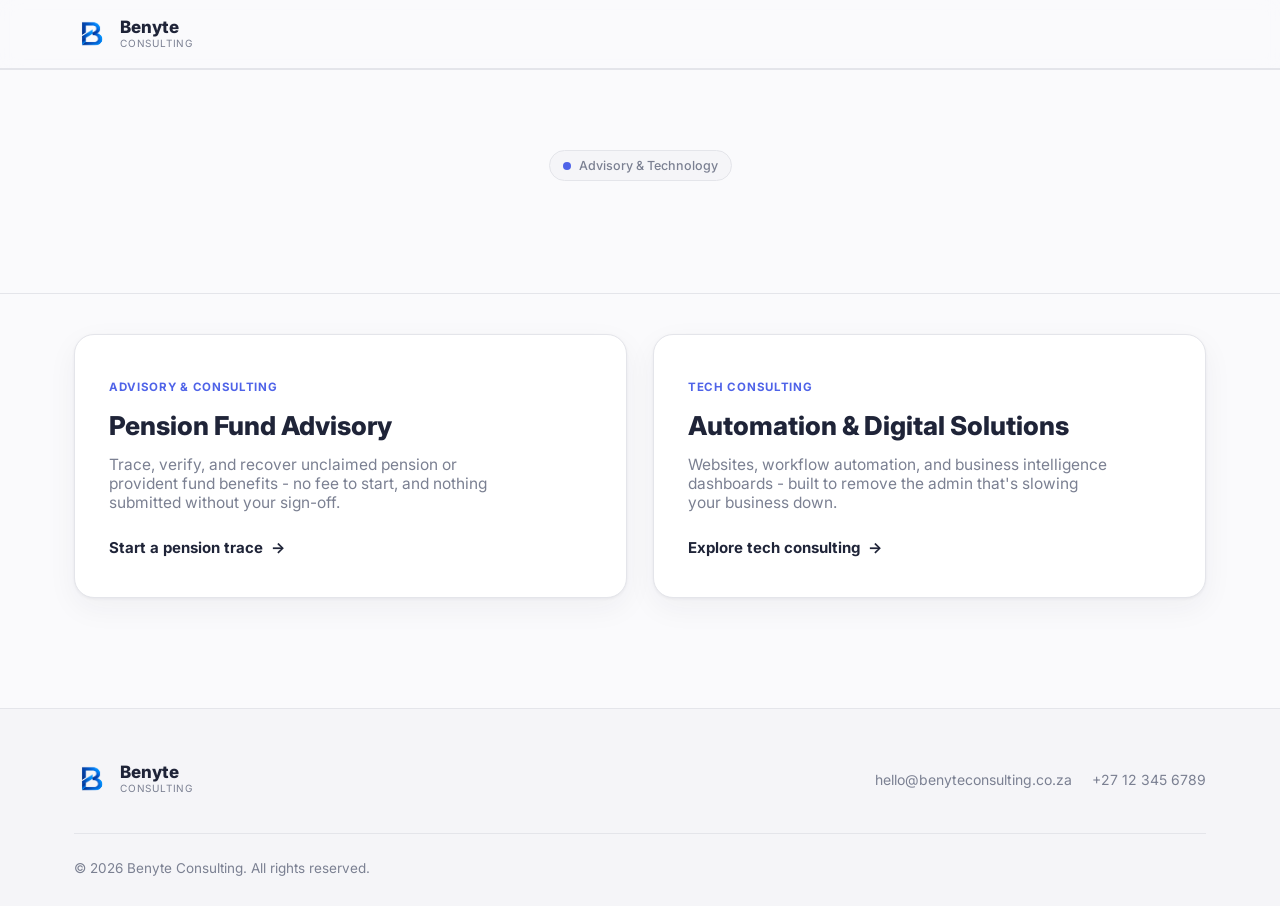
<file: index.html>
<!DOCTYPE html>
<html lang="en">
<head>
<meta charset="UTF-8">
<meta name="viewport" content="width=device-width, initial-scale=1.0">
<title>Benyte Consulting</title>
<link rel="preconnect" href="https://fonts.googleapis.com">
<link rel="preconnect" href="https://fonts.gstatic.com" crossorigin>
<link href="https://fonts.googleapis.com/css2?family=Inter:wght@400;500;600;700;800&display=swap" rel="stylesheet">
<link rel="stylesheet" href="assets/styles.css">
<link rel="icon" type="image/png" href="assets/logo.png">
</head>
<body>

<header>
  <div class="wrap">
    <nav class="bar">
      <a class="brand" href="index.html">
        <div class="mark"><img src="assets/logo.png" alt="Benyte Consulting logo"></div>
        <div class="name"><b>Benyte</b><span>Consulting</span></div>
      </a>
    </nav>
  </div>
</header>

<section class="hero">
  <div class="wrap" style="text-align:center; max-width:720px; margin:0 auto;">
    <div class="pill" style="margin-left:auto; margin-right:auto;"><span class="dot"></span> Advisory &amp; Technology</div>
  </div>
</section>

<section class="chooser">
  <div class="wrap">
    <div class="path-grid">
      <a class="path-card" href="pension.html">
        <span class="tag">Advisory &amp; Consulting</span>
        <h2>Pension Fund Advisory</h2>
        <p>Trace, verify, and recover unclaimed pension or provident fund benefits - no fee to start, and nothing submitted without your sign-off.</p>
        <span class="go">Start a pension trace <span class="arrow">→</span></span>
      </a>
      <a class="path-card" href="tech.html">
        <span class="tag">Tech Consulting</span>
        <h2>Automation &amp; Digital Solutions</h2>
        <p>Websites, workflow automation, and business intelligence dashboards - built to remove the admin that's slowing your business down.</p>
        <span class="go">Explore tech consulting <span class="arrow">→</span></span>
      </a>
    </div>
  </div>
</section>

<footer>
  <div class="wrap">
    <div class="footer-top">
      <a class="brand" href="index.html">
        <div class="mark"><img src="assets/logo.png" alt="Benyte Consulting logo"></div>
        <div class="name"><b>Benyte</b><span>Consulting</span></div>
      </a>
      <div class="footer-contact">
        <a href="mailto:hello@benyteconsulting.co.za">hello@benyteconsulting.co.za</a>
        <a href="tel:+27123456789">+27 12 345 6789</a>
      </div>
    </div>
    <div class="footer-bottom">&copy; 2026 Benyte Consulting. All rights reserved.</div>
  </div>
</footer>

</body>
</html>
</file>
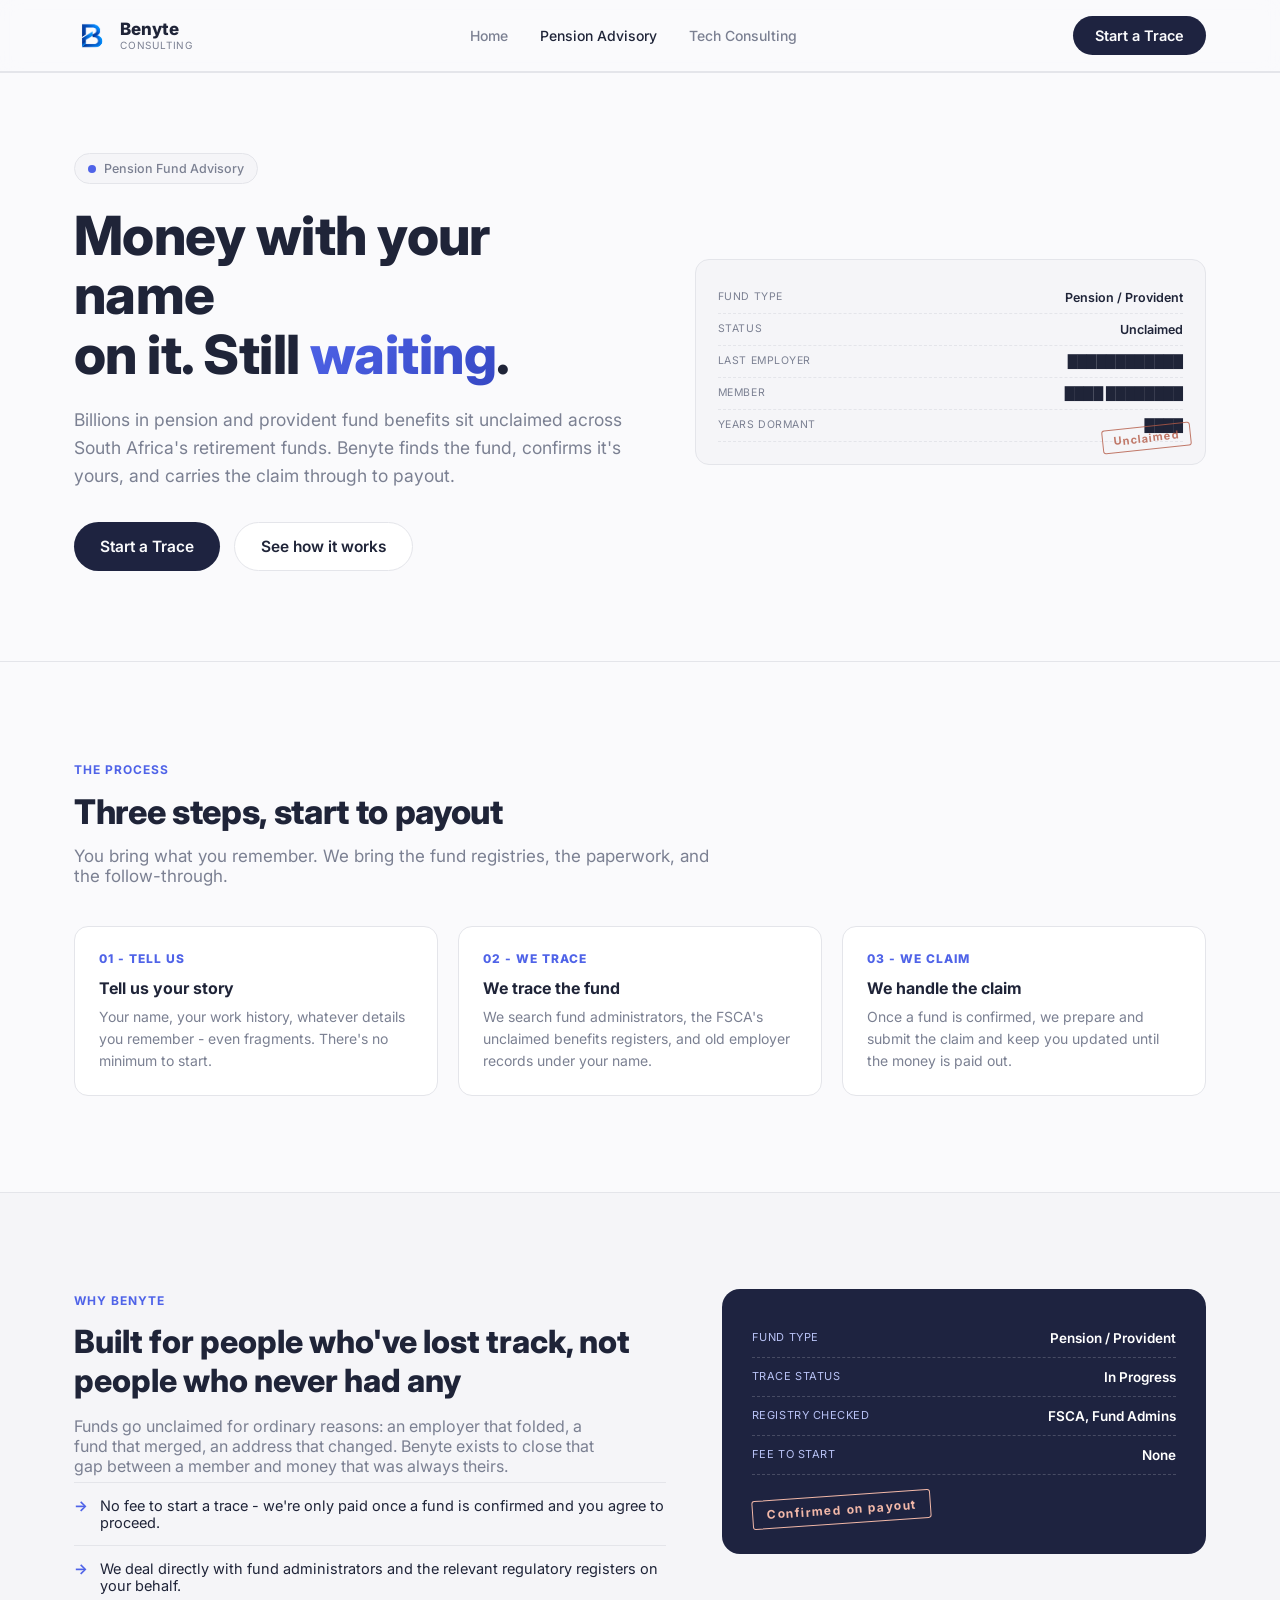
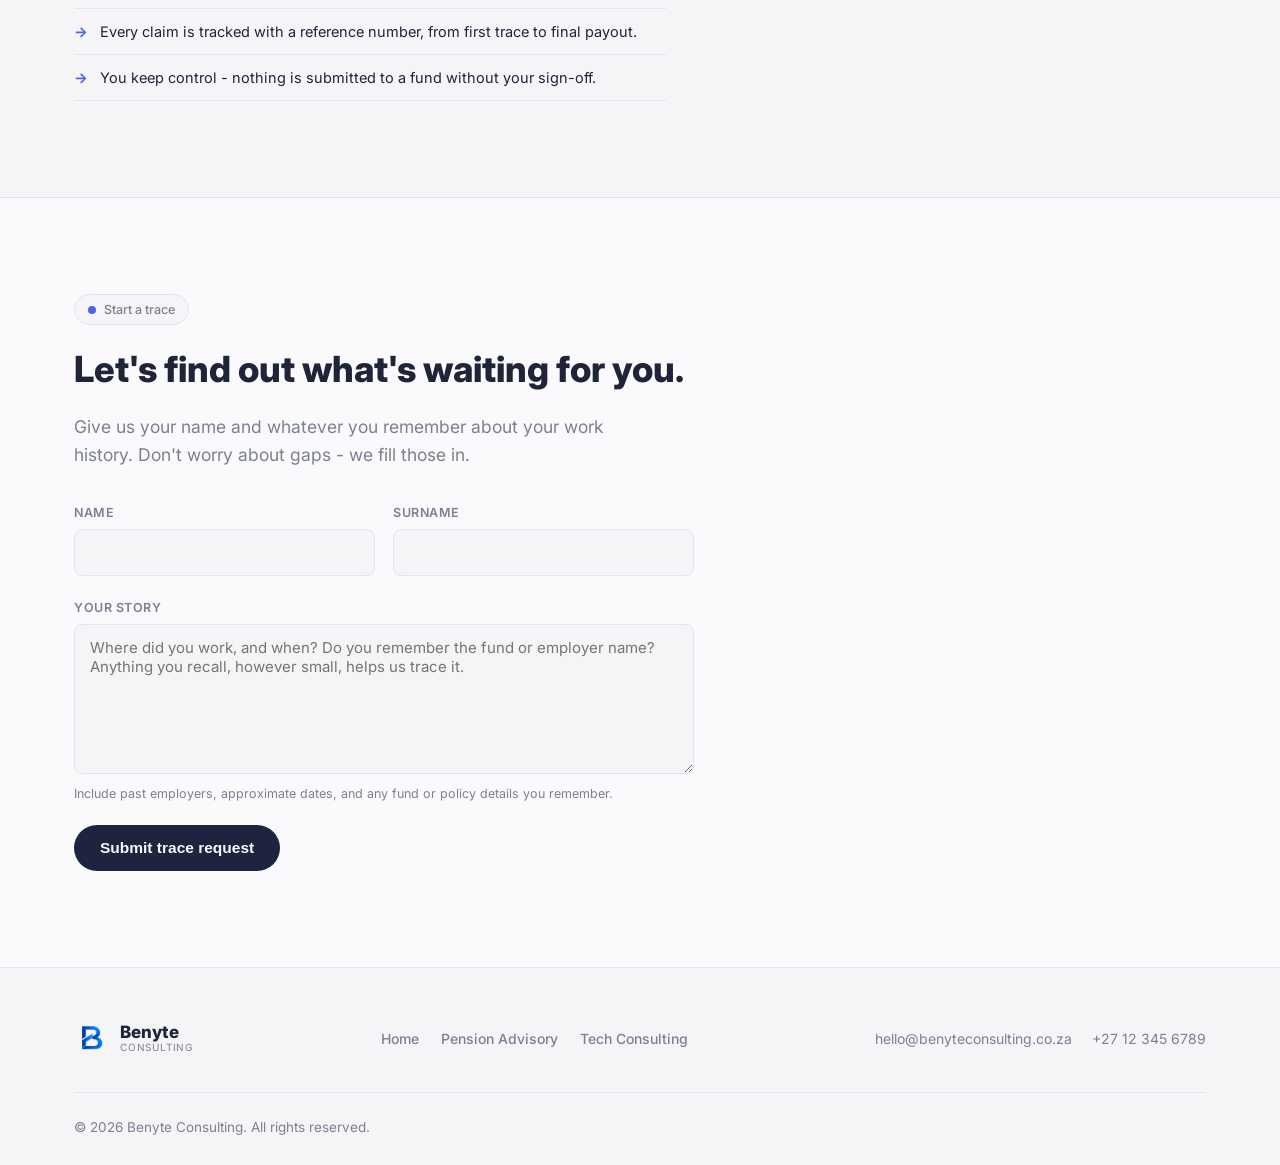
<file: pension.html>
<!DOCTYPE html>
<html lang="en">
<head>
<meta charset="UTF-8">
<meta name="viewport" content="width=device-width, initial-scale=1.0">
<title>Pension Fund Advisory | Benyte Consulting</title>
<link rel="preconnect" href="https://fonts.googleapis.com">
<link rel="preconnect" href="https://fonts.gstatic.com" crossorigin>
<link href="https://fonts.googleapis.com/css2?family=Inter:wght@400;500;600;700;800&display=swap" rel="stylesheet">
<link rel="stylesheet" href="assets/styles.css">
<link rel="icon" type="image/png" href="assets/logo.png">
</head>
<body>

<header>
  <div class="wrap">
    <nav class="bar">
      <a class="brand" href="index.html">
        <div class="mark"><img src="assets/logo.png" alt="Benyte Consulting logo"></div>
        <div class="name"><b>Benyte</b><span>Consulting</span></div>
      </a>
      <div class="nav-links">
        <a href="index.html">Home</a>
        <a href="pension.html" class="current">Pension Advisory</a>
        <a href="tech.html">Tech Consulting</a>
      </div>
      <div class="nav-right">
        <a class="btn btn-primary" href="#trace">Start a Trace</a>
      </div>
    </nav>
  </div>
</header>

<section class="hero">
  <div class="wrap hero-grid">
    <div>
      <div class="pill"><span class="dot"></span> Pension Fund Advisory</div>
      <h1 class="headline">Money with your name<br>on it. Still <span class="accent-text">waiting</span>.</h1>
      <p class="lede">Billions in pension and provident fund benefits sit unclaimed across South Africa's retirement funds. Benyte finds the fund, confirms it's yours, and carries the claim through to payout.</p>
      <div class="cta-row">
        <a class="btn btn-primary btn-lg" href="#trace">Start a Trace</a>
        <a class="btn btn-outline btn-lg" href="#how">See how it works</a>
      </div>
    </div>
    <div class="ledger-mini">
      <div class="row"><span class="k">Fund Type</span><span class="v">Pension / Provident</span></div>
      <div class="row"><span class="k">Status</span><span class="v">Unclaimed</span></div>
      <div class="row"><span class="k">Last Employer</span><span class="v">████████████</span></div>
      <div class="row"><span class="k">Member</span><span class="v">████ ████████</span></div>
      <div class="row"><span class="k">Years Dormant</span><span class="v">████</span></div>
      <div class="stamp">Unclaimed</div>
    </div>
  </div>
</section>

<section id="how">
  <div class="wrap">
    <div class="section-head" style="text-align:left; margin:0 0 12px;">
      <span class="eyebrow-tag">The process</span>
      <h2>Three steps, start to payout</h2>
      <p>You bring what you remember. We bring the fund registries, the paperwork, and the follow-through.</p>
    </div>
    <div class="steps3">
      <div class="step-card">
        <div class="num">01 - TELL US</div>
        <h4>Tell us your story</h4>
        <p>Your name, your work history, whatever details you remember - even fragments. There's no minimum to start.</p>
      </div>
      <div class="step-card">
        <div class="num">02 - WE TRACE</div>
        <h4>We trace the fund</h4>
        <p>We search fund administrators, the FSCA's unclaimed benefits registers, and old employer records under your name.</p>
      </div>
      <div class="step-card">
        <div class="num">03 - WE CLAIM</div>
        <h4>We handle the claim</h4>
        <p>Once a fund is confirmed, we prepare and submit the claim and keep you updated until the money is paid out.</p>
      </div>
    </div>
  </div>
</section>

<section style="background:var(--surface);">
  <div class="wrap pension-grid">
    <div>
      <span class="eyebrow-tag">Why Benyte</span>
      <h2 style="font-size:clamp(24px,3vw,32px); font-weight:800;">Built for people who've lost track, not people who never had any</h2>
      <p style="margin-top:16px; color:var(--muted-foreground); font-size:16px; max-width:52ch;">Funds go unclaimed for ordinary reasons: an employer that folded, a fund that merged, an address that changed. Benyte exists to close that gap between a member and money that was always theirs.</p>

      <ul class="trust-list">
        <li><span class="tick">→</span><span>No fee to start a trace - we're only paid once a fund is confirmed and you agree to proceed.</span></li>
        <li><span class="tick">→</span><span>We deal directly with fund administrators and the relevant regulatory registers on your behalf.</span></li>
        <li><span class="tick">→</span><span>Every claim is tracked with a reference number, from first trace to final payout.</span></li>
        <li><span class="tick">→</span><span>You keep control - nothing is submitted to a fund without your sign-off.</span></li>
      </ul>
    </div>
    <div class="ledger-card">
      <div class="row"><span class="k">Fund Type</span><span class="v">Pension / Provident</span></div>
      <div class="row"><span class="k">Trace Status</span><span class="v">In Progress</span></div>
      <div class="row"><span class="k">Registry Checked</span><span class="v">FSCA, Fund Admins</span></div>
      <div class="row"><span class="k">Fee to Start</span><span class="v">None</span></div>
      <div class="stamp">Confirmed on payout</div>
    </div>
  </div>
</section>

<section id="trace">
  <div class="wrap">
    <div id="traceFormWrap">
      <div class="pill"><span class="dot"></span> Start a trace</div>
      <h2 style="font-size:clamp(26px,3.4vw,36px); font-weight:800; margin-bottom:14px;">Let's find out what's waiting for you.</h2>
      <p class="lede" style="margin-bottom:36px;">Give us your name and whatever you remember about your work history. Don't worry about gaps - we fill those in.</p>

      <form id="traceForm" class="trace-form">
        <div class="field-row">
          <div class="field">
            <label for="firstName">Name</label>
            <input type="text" id="firstName" name="firstName" required autocomplete="given-name">
          </div>
          <div class="field">
            <label for="lastName">Surname</label>
            <input type="text" id="lastName" name="lastName" required autocomplete="family-name">
          </div>
        </div>

        <div class="field">
          <label for="story">Your story</label>
          <textarea id="story" name="story" required placeholder="Where did you work, and when? Do you remember the fund or employer name? Anything you recall, however small, helps us trace it."></textarea>
          <small>Include past employers, approximate dates, and any fund or policy details you remember.</small>
        </div>

        <div class="form-foot">
          <button type="submit" class="btn btn-primary btn-lg">Submit trace request</button>
        </div>
      </form>
    </div>

    <div class="confirm" id="traceConfirm">
      <div class="pill"><span class="dot"></span> Request received</div>
      <h2 style="font-size:clamp(26px,3.4vw,36px); font-weight:800; margin-bottom:14px;">Thank you, <span id="confirmName"></span>.</h2>
      <p class="lede" style="margin-bottom:8px;">Your trace request has been logged. A member of the Benyte team will review your story and get in touch about next steps.</p>
      <div class="ledger-card">
        <div class="row"><span class="k">Applicant</span><span class="v" id="confirmFull"></span></div>
        <div class="row"><span class="k">Status</span><span class="v">Trace Requested</span></div>
        <div class="row"><span class="k">Next Step</span><span class="v">Awaiting review</span></div>
      </div>
    </div>
  </div>
</section>

<footer>
  <div class="wrap">
    <div class="footer-top">
      <a class="brand" href="index.html">
        <div class="mark"><img src="assets/logo.png" alt="Benyte Consulting logo"></div>
        <div class="name"><b>Benyte</b><span>Consulting</span></div>
      </a>
      <div class="footer-links">
        <a href="index.html">Home</a>
        <a href="pension.html">Pension Advisory</a>
        <a href="tech.html">Tech Consulting</a>
      </div>
      <div class="footer-contact">
        <a href="mailto:hello@benyteconsulting.co.za">hello@benyteconsulting.co.za</a>
        <a href="tel:+27123456789">+27 12 345 6789</a>
      </div>
    </div>
    <div class="footer-bottom">&copy; 2026 Benyte Consulting. All rights reserved.</div>
  </div>
</footer>

<script>
  document.getElementById('traceForm').addEventListener('submit', function(e){
    e.preventDefault();
    var first = document.getElementById('firstName').value.trim();
    var last = document.getElementById('lastName').value.trim();
    document.getElementById('confirmName').textContent = first;
    document.getElementById('confirmFull').textContent = first + ' ' + last;
    document.getElementById('traceFormWrap').style.display = 'none';
    document.getElementById('traceConfirm').classList.add('active');
  });
</script>

</body>
</html>
</file>
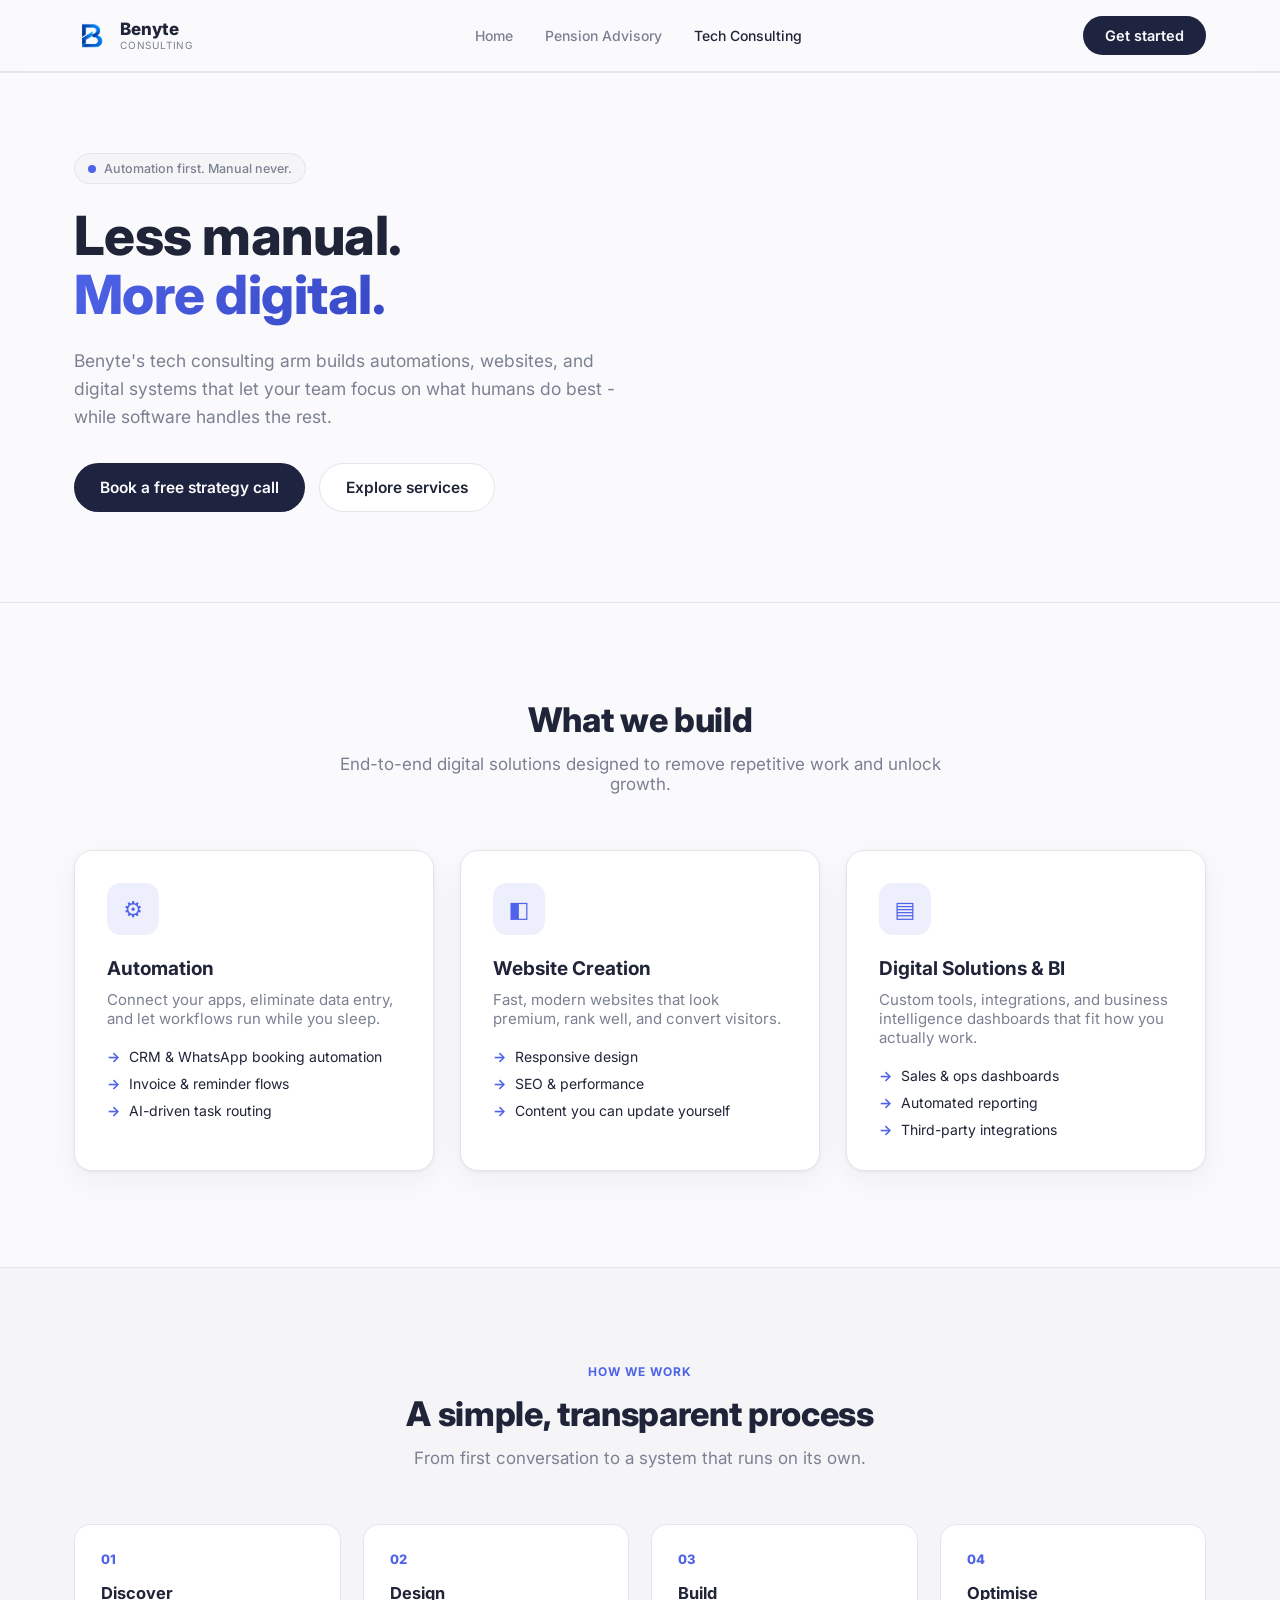
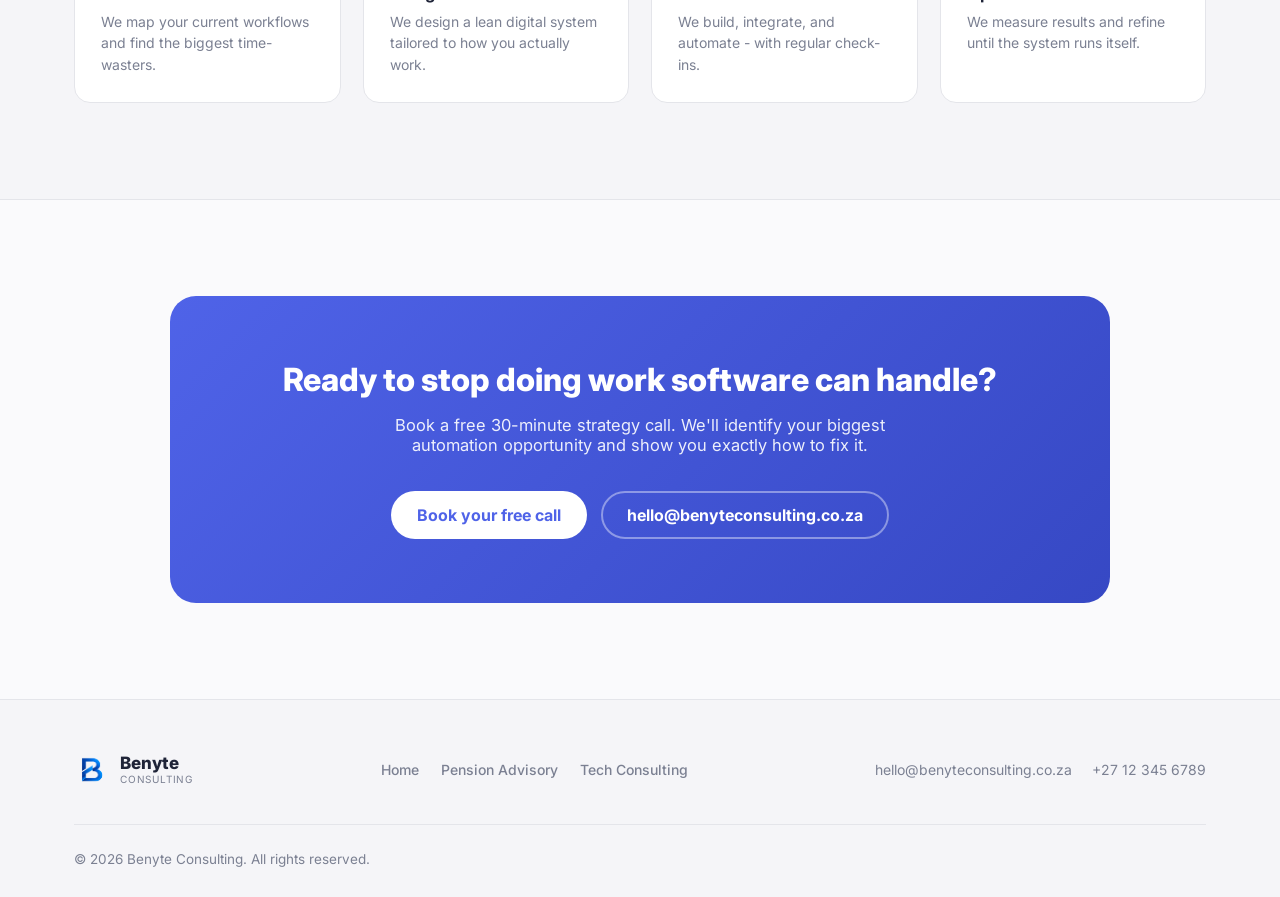
<file: tech.html>
<!DOCTYPE html>
<html lang="en">
<head>
<meta charset="UTF-8">
<meta name="viewport" content="width=device-width, initial-scale=1.0">
<title>Automation &amp; Digital Solutions | Benyte Consulting</title>
<link rel="preconnect" href="https://fonts.googleapis.com">
<link rel="preconnect" href="https://fonts.gstatic.com" crossorigin>
<link href="https://fonts.googleapis.com/css2?family=Inter:wght@400;500;600;700;800&display=swap" rel="stylesheet">
<link rel="stylesheet" href="assets/styles.css">
<link rel="icon" type="image/png" href="assets/logo.png">
</head>
<body>

<header>
  <div class="wrap">
    <nav class="bar">
      <a class="brand" href="index.html">
        <div class="mark"><img src="assets/logo.png" alt="Benyte Consulting logo"></div>
        <div class="name"><b>Benyte</b><span>Consulting</span></div>
      </a>
      <div class="nav-links">
        <a href="index.html">Home</a>
        <a href="pension.html">Pension Advisory</a>
        <a href="tech.html" class="current">Tech Consulting</a>
      </div>
      <div class="nav-right">
        <a class="btn btn-primary" href="#contact">Get started</a>
      </div>
    </nav>
  </div>
</header>

<section class="hero">
  <div class="wrap">
    <div class="pill"><span class="dot"></span> Automation first. Manual never.</div>
    <h1 class="headline">Less manual.<br><span class="accent-text">More digital.</span></h1>
    <p class="lede">Benyte's tech consulting arm builds automations, websites, and digital systems that let your team focus on what humans do best - while software handles the rest.</p>
    <div class="cta-row">
      <a class="btn btn-primary btn-lg" href="#contact">Book a free strategy call</a>
      <a class="btn btn-outline btn-lg" href="#services">Explore services</a>
    </div>
  </div>
</section>

<section id="services">
  <div class="wrap">
    <div class="section-head">
      <h2>What we build</h2>
      <p>End-to-end digital solutions designed to remove repetitive work and unlock growth.</p>
    </div>
    <div class="service-grid">
      <div class="service-card">
        <div class="icon">⚙</div>
        <h3>Automation</h3>
        <p>Connect your apps, eliminate data entry, and let workflows run while you sleep.</p>
        <ul>
          <li>CRM &amp; WhatsApp booking automation</li>
          <li>Invoice &amp; reminder flows</li>
          <li>AI-driven task routing</li>
        </ul>
      </div>
      <div class="service-card">
        <div class="icon">◧</div>
        <h3>Website Creation</h3>
        <p>Fast, modern websites that look premium, rank well, and convert visitors.</p>
        <ul>
          <li>Responsive design</li>
          <li>SEO &amp; performance</li>
          <li>Content you can update yourself</li>
        </ul>
      </div>
      <div class="service-card">
        <div class="icon">▤</div>
        <h3>Digital Solutions &amp; BI</h3>
        <p>Custom tools, integrations, and business intelligence dashboards that fit how you actually work.</p>
        <ul>
          <li>Sales &amp; ops dashboards</li>
          <li>Automated reporting</li>
          <li>Third-party integrations</li>
        </ul>
      </div>
    </div>
  </div>
</section>

<section style="background:var(--surface);">
  <div class="wrap">
    <div class="section-head">
      <span class="eyebrow-tag" style="display:block; text-align:center;">How we work</span>
      <h2>A simple, transparent process</h2>
      <p>From first conversation to a system that runs on its own.</p>
    </div>
    <div class="process-grid">
      <div class="process-card">
        <div class="step">01</div>
        <h3>Discover</h3>
        <p>We map your current workflows and find the biggest time-wasters.</p>
      </div>
      <div class="process-card">
        <div class="step">02</div>
        <h3>Design</h3>
        <p>We design a lean digital system tailored to how you actually work.</p>
      </div>
      <div class="process-card">
        <div class="step">03</div>
        <h3>Build</h3>
        <p>We build, integrate, and automate - with regular check-ins.</p>
      </div>
      <div class="process-card">
        <div class="step">04</div>
        <h3>Optimise</h3>
        <p>We measure results and refine until the system runs itself.</p>
      </div>
    </div>
  </div>
</section>

<section class="cta-final" id="contact">
  <div class="wrap">
    <div class="cta-box">
      <h2>Ready to stop doing work software can handle?</h2>
      <p>Book a free 30-minute strategy call. We'll identify your biggest automation opportunity and show you exactly how to fix it.</p>
      <div class="cta-actions">
        <a class="btn-white" href="https://calendly.com" target="_blank" rel="noopener">Book your free call</a>
        <a class="btn-outline-white" href="mailto:hello@benyteconsulting.co.za">hello@benyteconsulting.co.za</a>
      </div>
    </div>
  </div>
</section>

<footer>
  <div class="wrap">
    <div class="footer-top">
      <a class="brand" href="index.html">
        <div class="mark"><img src="assets/logo.png" alt="Benyte Consulting logo"></div>
        <div class="name"><b>Benyte</b><span>Consulting</span></div>
      </a>
      <div class="footer-links">
        <a href="index.html">Home</a>
        <a href="pension.html">Pension Advisory</a>
        <a href="tech.html">Tech Consulting</a>
      </div>
      <div class="footer-contact">
        <a href="mailto:hello@benyteconsulting.co.za">hello@benyteconsulting.co.za</a>
        <a href="tel:+27123456789">+27 12 345 6789</a>
      </div>
    </div>
    <div class="footer-bottom">&copy; 2026 Benyte Consulting. All rights reserved.</div>
  </div>
</footer>

</body>
</html>
</file>
<file: assets/styles.css>
:root{
  --background:#FAFAFC;
  --foreground:#1F2438;
  --card:#FFFFFF;
  --primary:#1E2340;
  --primary-foreground:#FAFAFC;
  --secondary:#F1F1F6;
  --muted-foreground:#7B8092;
  --accent:#4F63E8;
  --accent-foreground:#FFFFFF;
  --border:#E4E5EA;
  --navy:#1E2340;
  --navy-light:#2E3358;
  --electric:#4F63E8;
  --electric-light:#B8C2F5;
  --surface:#F5F5F8;
  --stamp:#B45A46;
}
*{ box-sizing:border-box; margin:0; padding:0; }
body{
  font-family:'Inter', ui-sans-serif, system-ui, sans-serif;
  background:var(--background);
  color:var(--foreground);
  -webkit-font-smoothing:antialiased;
}
a{ color:inherit; text-decoration:none; }
html{ scroll-behavior:smooth; }
.wrap{ max-width:1180px; margin:0 auto; padding:0 24px; }

/* header */
header{
  position:sticky; top:0; z-index:50;
  background:rgba(250,250,252,0.85);
  backdrop-filter:blur(10px);
  border-bottom:1px solid var(--border);
}
nav.bar{
  display:flex; align-items:center; justify-content:space-between;
  padding:16px 0;
}
.brand{ display:flex; align-items:center; gap:10px; }
.brand .mark{
  width:36px; height:36px;
  display:flex; align-items:center; justify-content:center;
}
.brand .mark img{
  width:100%; height:100%; object-fit:contain;
}
.brand .name{ line-height:1.15; }
.brand .name b{ display:block; font-size:17px; font-weight:800; }
.brand .name span{ display:block; font-size:10px; letter-spacing:0.08em; color:var(--muted-foreground); text-transform:uppercase; }

.nav-links{ display:flex; gap:32px; }
.nav-links a{ font-size:14px; font-weight:500; color:var(--muted-foreground); }
.nav-links a:hover, .nav-links a.current{ color:var(--foreground); }

.nav-right{ display:flex; align-items:center; gap:14px; }
.btn{
  display:inline-flex; align-items:center; gap:8px;
  border-radius:999px; font-weight:600; font-size:14.5px;
  padding:11px 22px; border:none; cursor:pointer;
}
.btn-primary{ background:var(--primary); color:var(--primary-foreground); }
.btn-primary:hover{ opacity:0.9; }
.btn-outline{ background:var(--card); border:1px solid var(--border); color:var(--foreground); }
.btn-outline:hover{ border-color:var(--accent); }
.btn:focus-visible{ outline:3px solid var(--electric-light); outline-offset:2px; }

@media (max-width:860px){ .nav-links{ display:none; } }

/* generic hero */
section.hero{ padding:80px 0 90px; }
.hero-grid{ display:grid; grid-template-columns:1.05fr 0.95fr; gap:56px; align-items:center; }
@media (max-width:900px){ .hero-grid{ grid-template-columns:1fr; } }

.pill{
  display:inline-flex; align-items:center; gap:8px;
  border:1px solid var(--border); background:var(--surface);
  padding:7px 13px; border-radius:999px; font-size:12.5px;
  color:var(--muted-foreground); font-weight:500; margin-bottom:22px;
}
.pill .dot{ width:8px; height:8px; border-radius:50%; background:var(--accent); }

h1.headline{
  font-size:clamp(36px, 4.8vw, 54px);
  font-weight:800; line-height:1.1; letter-spacing:-0.01em;
}
h1.headline .accent-text{
  background:linear-gradient(135deg, var(--electric) 0%, #3648C4 100%);
  -webkit-background-clip:text; background-clip:text; color:transparent;
}

.lede{ margin-top:22px; font-size:17.5px; line-height:1.6; color:var(--muted-foreground); max-width:50ch; }

.cta-row{ margin-top:32px; display:flex; flex-wrap:wrap; gap:14px; }
.btn-lg{ padding:14px 26px; font-size:15.5px; }

/* landing page: two-path chooser */
section.chooser{ padding:40px 0 110px; }
.path-grid{ display:grid; grid-template-columns:1fr 1fr; gap:26px; }
@media (max-width:820px){ .path-grid{ grid-template-columns:1fr; } }
.path-card{
  display:block;
  background:var(--card); border:1px solid var(--border); border-radius:20px;
  padding:40px 34px; box-shadow:0 1px 3px rgba(30,35,64,0.06), 0 10px 30px rgba(30,35,64,0.05);
  transition:transform 0.15s ease, border-color 0.15s ease;
}
.path-card:hover{ transform:translateY(-3px); border-color:var(--accent); }
.path-card .tag{
  display:inline-block; font-size:11.5px; font-weight:700; letter-spacing:0.06em;
  text-transform:uppercase; color:var(--accent); margin-bottom:16px;
}
.path-card h2{ font-size:26px; font-weight:800; }
.path-card p{ margin-top:14px; color:var(--muted-foreground); font-size:15.5px; max-width:42ch; }
.path-card .go{
  margin-top:26px; display:inline-flex; align-items:center; gap:8px;
  font-weight:700; font-size:15px; color:var(--foreground);
}
.path-card:hover .go{ color:var(--accent); }
.path-card .go .arrow{ transition:transform 0.15s ease; }
.path-card:hover .go .arrow{ transform:translateX(4px); }

/* ledger visual */
.ledger-mini{
  background:var(--surface); border:1px solid var(--border); border-radius:14px;
  padding:22px; position:relative;
}
.ledger-mini .row{
  display:flex; justify-content:space-between; padding:8px 0;
  border-bottom:1px dashed var(--border); font-size:12.5px;
}
.ledger-mini .row:last-child{ border-bottom:none; }
.ledger-mini .row .k{ color:var(--muted-foreground); text-transform:uppercase; letter-spacing:0.05em; font-size:10.5px; }
.ledger-mini .row .v{ font-weight:600; }
.ledger-mini .stamp{
  position:absolute; right:14px; bottom:14px;
  font-size:11px; font-weight:700; letter-spacing:0.1em;
  color:var(--stamp); border:1.5px solid var(--stamp);
  padding:4px 10px; transform:rotate(-6deg); border-radius:3px; opacity:0.8;
}

.ledger-card{
  background:var(--navy); color:#fff; border-radius:18px; padding:30px;
  position:relative; overflow:hidden;
}
.ledger-card .row{
  display:flex; justify-content:space-between; padding:11px 0;
  border-bottom:1px dashed rgba(255,255,255,0.18); font-size:13.5px;
}
.ledger-card .row:last-of-type{ border-bottom:none; }
.ledger-card .row .k{ color:var(--electric-light); text-transform:uppercase; letter-spacing:0.05em; font-size:11px; }
.ledger-card .row .v{ font-weight:600; }
.ledger-card .stamp{
  margin-top:20px; display:inline-block;
  font-size:12px; font-weight:700; letter-spacing:0.12em;
  color:#F2B8A8; border:1.5px solid #F2B8A8; padding:6px 14px;
  transform:rotate(-4deg); border-radius:3px;
}

/* section shared */
section{ padding:96px 0; border-top:1px solid var(--border); }
.section-head{ max-width:640px; margin:0 auto 56px; text-align:center; }
.section-head h2{ font-size:clamp(26px,3.4vw,34px); font-weight:800; letter-spacing:-0.01em; }
.section-head p{ margin-top:14px; font-size:17px; color:var(--muted-foreground); }
.eyebrow-tag{
  display:inline-block; font-size:12px; font-weight:700; letter-spacing:0.08em;
  text-transform:uppercase; color:var(--accent); margin-bottom:14px;
}

/* pension detail grid */
.pension-grid{ display:grid; grid-template-columns:1.1fr 0.9fr; gap:56px; align-items:start; }
@media (max-width:900px){ .pension-grid{ grid-template-columns:1fr; } }

.steps3{ margin-top:40px; display:grid; grid-template-columns:repeat(3,1fr); gap:20px; }
@media (max-width:720px){ .steps3{ grid-template-columns:1fr; } }
.step-card{ background:var(--card); border:1px solid var(--border); border-radius:14px; padding:24px; }
.step-card .num{ font-size:12px; font-weight:800; color:var(--accent); letter-spacing:0.08em; }
.step-card h4{ margin-top:12px; font-size:16px; font-weight:700; }
.step-card p{ margin-top:8px; font-size:14px; color:var(--muted-foreground); line-height:1.55; }

.trust-list{ list-style:none; margin-top:6px; }
.trust-list li{
  display:flex; gap:12px; padding:14px 0;
  border-bottom:1px solid var(--border); font-size:14.5px; color:var(--foreground);
}
.trust-list li:first-child{ border-top:1px solid var(--border); }
.trust-list .tick{ color:var(--accent); font-weight:700; flex-shrink:0; }

/* tech services cards */
.service-grid{ display:grid; grid-template-columns:repeat(3, 1fr); gap:26px; }
@media (max-width:900px){ .service-grid{ grid-template-columns:1fr 1fr; } }
@media (max-width:640px){ .service-grid{ grid-template-columns:1fr; } }

.service-card{
  background:var(--card); border:1px solid var(--border); border-radius:18px;
  padding:32px; box-shadow:0 1px 3px rgba(30,35,64,0.06), 0 10px 30px rgba(30,35,64,0.05);
}
.service-card .icon{
  width:52px; height:52px; border-radius:14px;
  background:rgba(79,99,232,0.1); color:var(--accent);
  display:flex; align-items:center; justify-content:center; font-size:22px; margin-bottom:22px;
}
.service-card h3{ font-size:19px; font-weight:700; }
.service-card p{ margin-top:10px; color:var(--muted-foreground); font-size:15px; }
.service-card ul{ margin-top:20px; list-style:none; display:flex; flex-direction:column; gap:10px; }
.service-card li{ font-size:14px; display:flex; gap:9px; align-items:flex-start; }
.service-card li::before{ content:"→"; color:var(--accent); font-weight:700; }

/* process */
.process-grid{ display:grid; grid-template-columns:repeat(4,1fr); gap:22px; }
@media (max-width:900px){ .process-grid{ grid-template-columns:1fr 1fr; } }
@media (max-width:560px){ .process-grid{ grid-template-columns:1fr; } }
.process-card{ background:var(--card); border:1px solid var(--border); border-radius:16px; padding:26px; }
.process-card .step{ font-size:13px; font-weight:800; color:var(--accent); }
.process-card h3{ margin-top:16px; font-size:16.5px; font-weight:700; }
.process-card p{ margin-top:8px; font-size:14px; line-height:1.55; color:var(--muted-foreground); }

/* final cta */
section.cta-final{ padding:96px 0; }
.cta-box{
  max-width:940px; margin:0 auto; border-radius:26px; text-align:center;
  padding:64px 40px; color:#fff;
  background:linear-gradient(135deg, var(--accent) 0%, #3648C4 100%);
}
.cta-box h2{ font-size:clamp(24px,3.2vw,32px); font-weight:800; }
.cta-box p{ margin:16px auto 0; max-width:56ch; font-size:16.5px; color:rgba(255,255,255,0.9); }
.cta-actions{ margin-top:36px; display:flex; flex-wrap:wrap; justify-content:center; gap:14px; }
.btn-white{ background:#fff; color:var(--accent); font-weight:700; padding:14px 26px; border-radius:999px; }
.btn-outline-white{ border:2px solid rgba(255,255,255,0.4); color:#fff; padding:12px 24px; border-radius:999px; font-weight:700; }

/* footer */
footer{ border-top:1px solid var(--border); background:var(--surface); padding:52px 0 30px; }
.footer-top{ display:flex; flex-wrap:wrap; gap:28px; justify-content:space-between; align-items:center; }
.footer-links{ display:flex; flex-wrap:wrap; gap:22px; font-size:14px; font-weight:500; color:var(--muted-foreground); }
.footer-contact{ display:flex; gap:20px; font-size:14px; color:var(--muted-foreground); }
.footer-bottom{ margin-top:36px; padding-top:26px; border-top:1px solid var(--border); font-size:13.5px; color:var(--muted-foreground); }

/* trace form (pension page) */
.trace-form{ max-width:620px; }
.field{ margin-bottom:24px; }
.field label{
  display:block; font-size:12.5px; font-weight:600; letter-spacing:0.04em;
  text-transform:uppercase; color:var(--muted-foreground); margin-bottom:9px;
}
.field-row{ display:grid; grid-template-columns:1fr 1fr; gap:18px; }
@media (max-width:560px){ .field-row{ grid-template-columns:1fr; } }
input[type="text"], textarea{
  width:100%; background:var(--surface); border:1px solid var(--border);
  border-radius:8px; padding:13px 15px; font-family:'Inter',sans-serif;
  font-size:15px; color:var(--foreground);
}
input[type="text"]:focus, textarea:focus{ outline:none; border-color:var(--accent); background:#fff; }
textarea{ min-height:150px; resize:vertical; }
.field small{ display:block; margin-top:8px; color:var(--muted-foreground); font-size:12.5px; }
.form-foot{ display:flex; align-items:center; gap:20px; margin-top:6px; flex-wrap:wrap; }

.confirm{ display:none; max-width:560px; }
.confirm.active{ display:block; }
.confirm .ledger-card{ max-width:520px; margin-top:20px; }
</file>
